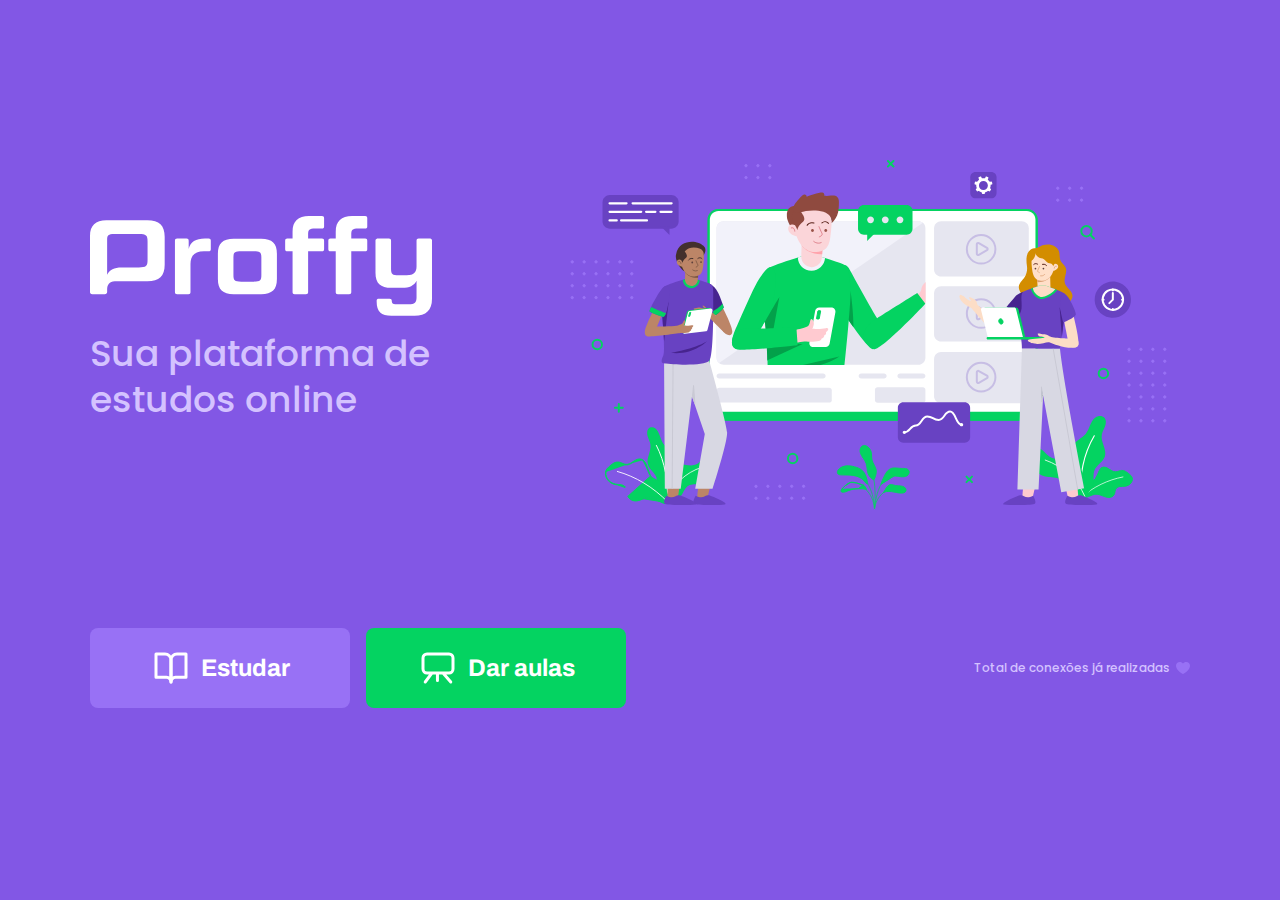
<file: index.html>
<!DOCTYPE html>
<html lang="en">
<head>
    <meta charset="UTF-8">
    <meta name="viewport" content="width=device-width, initial-scale=1.0">
    <title>Proffy | Sua plataforma de estudos</title>
    <link rel="shortcut icon" href="/img/favicon.png" type="image/png">

    <link rel="stylesheet" href="css/main.css"> 
    <link rel="stylesheet" href="css/partials/page-landing.css"> 
    <link href="https://fonts.googleapis.com/css2?family=Archivo:wght@400;700&amp;family=Poppins:wght@400;600&amp;display=swap" rel="stylesheet">

</head>
<body id="page-landing">
    <div id="container">
        <div class="logo-container">
            <img src="img/logo.svg" alt="Proffy">
            <h2> Sua plataforma de estudos online </h2>
        </div>
    
        <img class="hero-image" src="img/landing.svg" alt="logo">

        <div class="buttons-container">
            <a class="study" href="study.html">
                <img src="img/icons/study.svg" alt="estudar">
                Estudar
            </a>
            <a class="give-classes" href="give-classes.html">
                <img src="img/icons/give-classes.svg" alt="dar aulas">
                Dar aulas
            </a>
        </div>
        
        <p class="total-connections">
            Total de conexões já realizadas &nbsp
            <img src="img/icons/purple-heart.svg" alt="coração roxo">
        </p>
    </div>
</body>
</html>
</file>
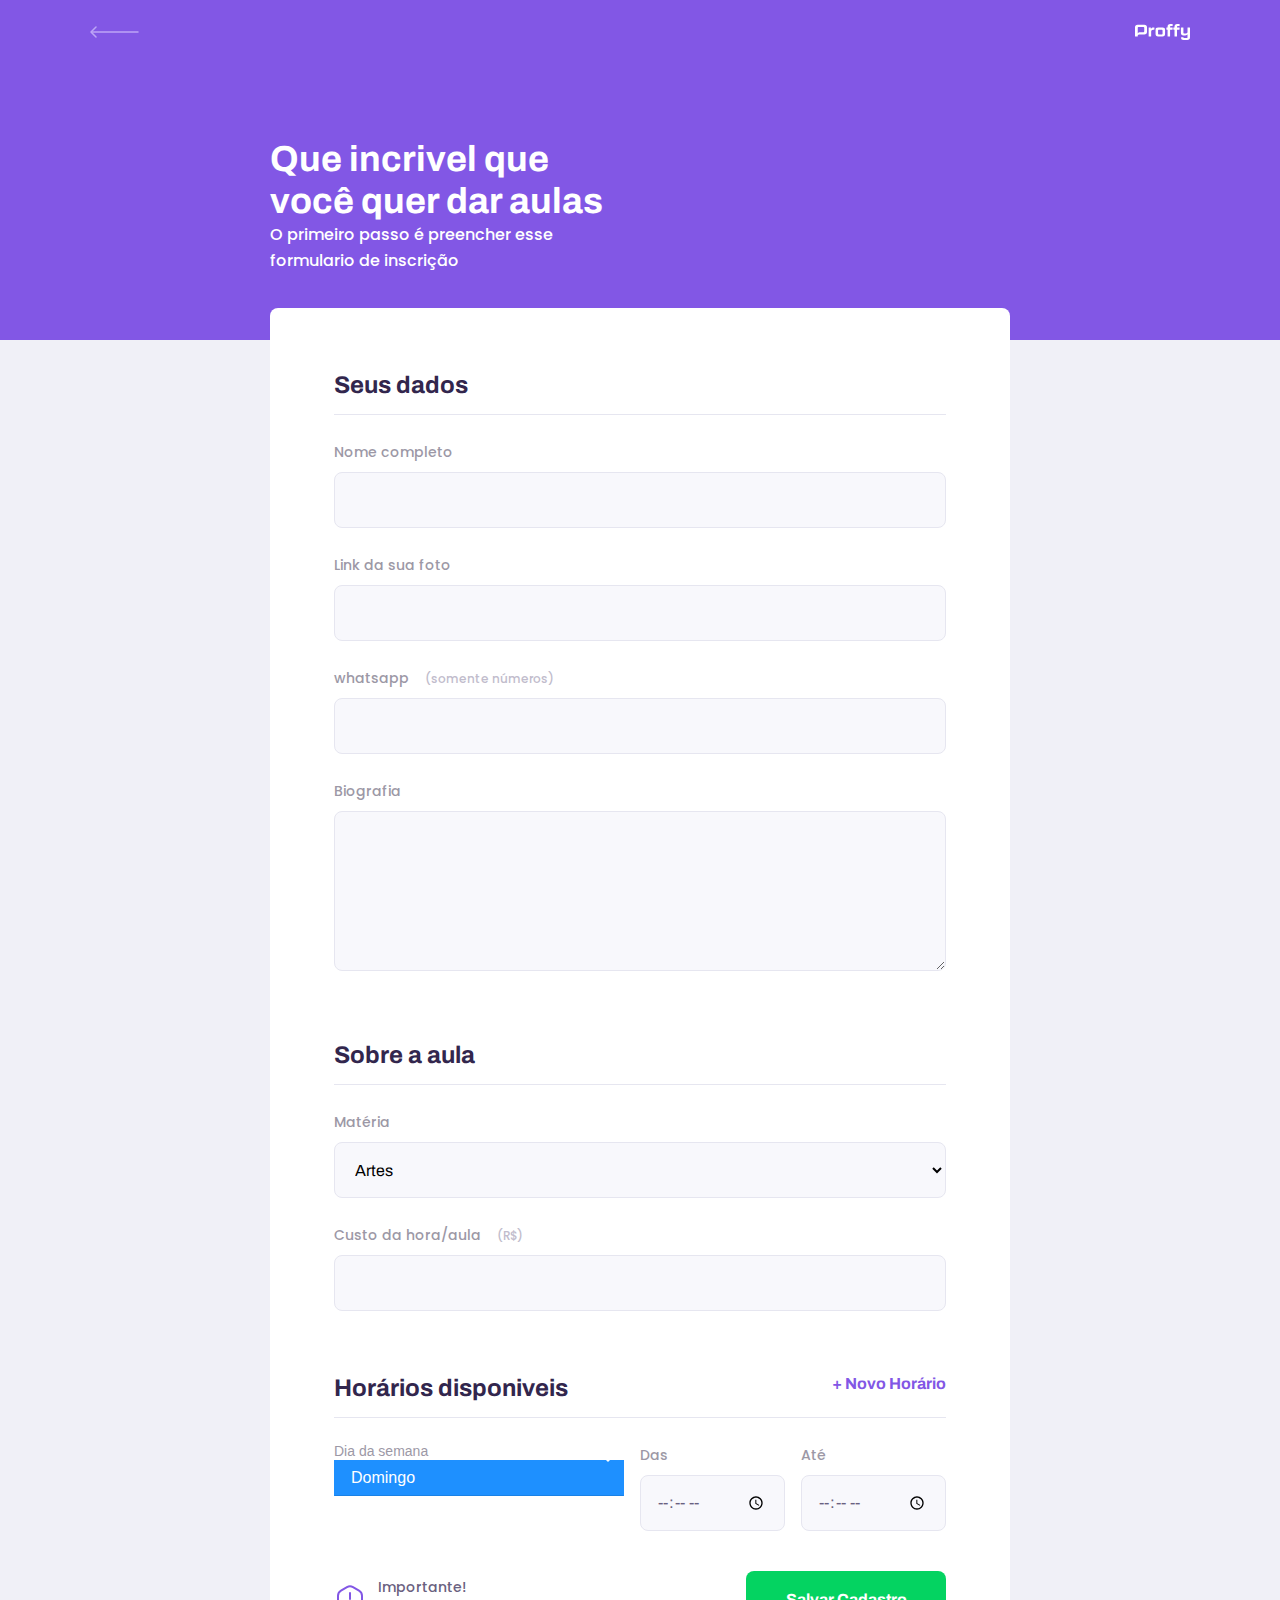
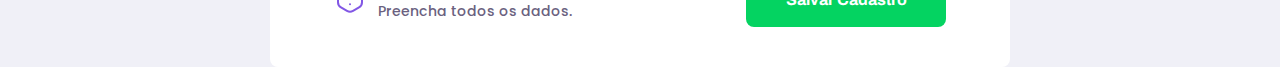
<file: give-classes.html>
<!DOCTYPE html>
<html lang="en">
<head>
    <meta charset="UTF-8">
    <meta name="viewport" content="width=device-width, initial-scale=1.0">
    <title>Proffy | Sua plataforma de estudos</title>
    <link rel="stylesheet" href="css/main.css"> 
    <link rel="stylesheet" href="css/partials/header.css"> 
    <link rel="stylesheet" href="css/partials/forms.css"> 
    <link rel="stylesheet" href="css/partials/option-style.css"> 
    <link rel="stylesheet" href="css/partials/page-give-classes.css"> 

    <link href="https://fonts.googleapis.com/css2?family=Archivo:wght@400;700&amp;family=Poppins:wght@400;600&amp;display=swap" rel="stylesheet">

</head>
<body id="page-give-classes">
    <div id="container">
        <header class="page-header">
            <div class="top-bar-container">
                <a href="/">
                <img src="/img/icons/back.svg" alt="">
                </a>
                <img src="/img/logo.svg" alt="">
            </div>
            <div class="header-content">
                <strong>Que incrivel que você quer dar aulas </strong>
                <p> O primeiro passo é preencher esse formulario de inscrição</p>
            </div>
        </header>
        <main>
            <form action="" id="create-class">
                <fieldset>
                    <legend>Seus dados</legend>
                    <div class="input-block">
                        <label for="name">Nome completo</label>
                        <input name="name" id="name" required>
                    </div>

                    <div class="input-block">
                        <label for="avatar">Link da sua foto</label>
                        <input name="avatar" id="avatar"  type="url" required>
                    </div>

                    <div class="input-block">
                        <label for="whatsapp">whatsapp <small> (somente números)</small> </label>
                        <input name="whatsapp" id="whatsapp" type="number" required>
                    </div>

                    <div class="textarea-block">
                        <label for="bio">Biografia  </label>
                        <textarea name="bio" id="bio" required></textarea>
                    </div>
                </fieldset>

                <fieldset>
                    <legend>Sobre a aula</legend>
                    
                        <div class="select-block">
                            <label for="subject"> Matéria </label>
                            <select name="subject" id="subject">
                                <option value="" disabled="" hidden=""> Selecione uma opção</option>
                                <option value="1"> Artes </option>
                                <option value="2"> Biologia </option>
                                <option value="3"> Ciências </option>
                                <option value="4"> Educação Física </option>
                                <option value="5"> Física </option>
                                <option value="6"> Geografia </option>
                                <option value="7"> História </option>
                                <option value="8"> Matemática </option>
                                <option value="9"> Português </option>
                                <option value="10"> Química </option>
                            </select>
                        </div>

                        <div class="input-block">
                            <label for="cost"> Custo da hora/aula 
                                <small>(R$)</small>
                            </label>
                            <input type="cost" id="cost" type="number" required >
                        </div>
                    
                </fieldset>

                <fieldset id="schedule-items">
                    <legend>Horários disponiveis 
                        <button id="add-time"> + Novo Horário</button>
                    </legend>

                    <div class="schedule-item">
                        <div class="select-block custom-select">
                            <label for="weekday">Dia da semana</label>
                            <select name="weekday[]" required>
                                <option value="0">Domingo</option>
                                <option value="1">Segunda-feira</option>
                                <option value="2">Terça-feira</option>
                                <option value="3">Quarta-feira</option>
                                <option value="4">Quinta-feira</option>
                                <option value="5">Sexta-feira</option>
                                <option value="6">Sábado</option>
                            </select>
                        </div>
                        <div class="input-block">
                            <label for="time_from">Das</label>
                            <input type="time" name="time_from[]">
                        </div>
                        <div class="input-block">
                            <label for="time_to">Até</label>
                            <input type="time" name="time_from[]">
                        </div>
                    </div>
                </fieldset>
            </form>
            <footer>
                <p>
                    <img src="/img/icons/warning.svg" alt="">
                    Importante! <br> Preencha todos os dados.
                </p>
                <button type="submit" form="create-class">Salvar Cadastro</button>
            </footer>
        </main>
    </div>
    <script src="scripts/addFields.js"></script>
    <script src="scripts/option-style.js"></script>
</body>
</html>
</file>
<file: css/main.css>
:root {
    --color-background: #F0F0F7;
    --color-primary-lighter: #9871F5;
    --color-primary-light: #916BEA;
    --color-primary: #8257E5;
    --color-primary-dark: #774DD6;
    --color-primary-darker: #6842c2;
    --color-secondary: #04D361;
    --color-secondary-dark: #04BF58;
    --color-title-in-primary: #FFFFFF;
    --color-text-in-primary: #D4C2FF;
    --color-text-title: #32264D;
    --color-text-complement: #9C98A6;
    --color-text-base: #6A6180;
    --color-line-in-white: #E6E6F0;
    --color-input-background: #F8F8FC;
    --color-button-text: #FFFFFF;
    --color-box-base: #FFFFFF;
    --color-box-footer: #FAFAFC;
    --color-small-info: #C1BCCC;
    font-size: 60%; /* controle das medidas rem 9.6PX */
}

*{
    margin: 0;
    padding: 0;
    box-sizing: border-box;
}

html, body{
    height: 100vh;
}

body{
    background: var(--color-background);
    display: flex;
    align-items: center;   
    justify-content: center;
}

body,
input,
button,
textarea {
    font: 500 1.6rem Poppins;
    color: var(--color-text-base)
}

#container{
    width: 90vw;
    max-width: 700px;
    /* border: 1px solid red; */
}

@media(min-width: 700px){
    :root{
        font-size: 62.5%; /* todo 1rem vai ser relatico a 10px ja que e 62porcento de 100porcento 100porcento e 16px e 62porcento 10px*/
    }
}
</file>
<file: css/partials/page-landing.css>
#page-landing{
    background: var(--color-primary);
}

#page-landing #container{
    color: var(--color-text-in-primary)
}

.logo-container img{
    height: 10rem;
}

.logo-container{
    text-align: center;
    margin-bottom: 3.2rem;
}
.logo-container h2{
    font-weight: 500;
    font-size: 3.6rem;
    line-height: 4.6rem;
    margin-top: 0.8rem;
}
.hero-image{
    width: 100%;
}

.buttons-container{
    display: flex;
    justify-content: center;
    margin: 3.2rem;
}

.buttons-container a{
    width: 26rem;
    height: 8rem;
    border-radius: 0.8rem;
    margin-right: 1.6rem;
    font: 700 2.4rem Archivo;
    display: flex;
    align-items: center;
    justify-content: center;
    text-decoration: none;
    color: var(--color-button-text);
    transition: background 1s;
}
.buttons-container a img{
    width: 4rem;
    margin-right: 1rem;
}
.buttons-container a.study{
    background: var(--color-primary-lighter);
}
.buttons-container a.study:hover{
    background: var(--color-primary-light);
}

.buttons-container a.give-classes{
    background: var(--color-secondary);
}

.total-connections{
    font-size: 1.2rem;
    display: flex;
    align-items: center;
    justify-content: center;
}
@media (max-width: 699px) {
    :root{
        font-size: 40%; /*modificar as medidas rem*/
    }
}
@media (min-width: 1100px) {
    #page-landing #container{
        max-width: 1100px;
        display: grid;
        grid-template-columns: 2fr 1fr 2fr;
        grid-template-rows: 350px 1fr;
        grid-template-areas:
        "proffy image image"
        "button button texting";
        column-gap: 87px;
        row-gap: 86px;
    }
    .logo-container{
        grid-area: proffy;
        text-align: initial;
        align-self: center;
    }
    .hero-image{
        grid-area: image;
        height: 350px;
    }
    .buttons-container{
        grid-area: button;
        justify-content: flex-start;
        margin-left: 0;
    }
    .total-connections{
        grid-area: texting;
        justify-self: end;
    }
}
</file>
<file: css/partials/header.css>
.page-header{
    background: var(--color-primary);
    display: flex;
    flex-direction: column;
}

.page-header .top-bar-container{
    width: 90%;
    margin: 0 auto;
    display: flex;
    align-items: center;
    justify-content: space-between;
    padding: 1.6rem 0;
}

.page-header .top-bar-container a{
    height: 3.2rem;
    transition: opacity 0.2s;
}
.page-header .top-bar-container a:hover{
    opacity: 0.6;
}
.page-header .top-bar-container > img{
    height: 1.6rem;
}

.page-header .header-content {
    width: 90%;
    margin: 3.2rem auto;
    position: relative;
}

.page-header .header-content strong{
    font: 700 3.6rem Archivo;
    line-height: 4.2rem;
    color: var(--color-title-in-primary);
}

.page-header .header-content p{
    max-width: 30rem;
    font-size: 1.6rem;
    line-height: 2.6rem;
    color: var(--color-title-in-primary);
}

@media(min-width: 700px){
    #page-study #container{
        max-width: 100vw;
    }
    .page-header{
        height: 340px;
    }

    .page-header .top-bar-container{ 
        max-width: 1100px;
    }
    .page-header .header-content{
        max-width: 740px;

        margin: 0 auto;
        flex: 1 1;
        padding-bottom: 48px;
        display: flex;
        flex-direction: column;
        justify-content: center;
        bottom: -28px;
    }
    .page-header .header-content strong{
        max-width: 350px;
    }

}
</file>
<file: css/partials/forms.css>
.select-block label,
.input-block label,
.textarea-block label {
    font-size: 1.4rem;
    color: var(--color-text-complement);
}

.input-block input,
.select-block select,
.textarea-block textarea {
    width: 100%;
    height: 5.6rem;
    margin-top: 0.8rem;
    /* margin-bottom: 2rem; */
    border-radius: 0.8rem;
    background: var(--color-input-background);
    border: 1px solid var(--color-line-in-white);
    outline: 0;
    padding: 0 1.6rem;
    font: 1.6rem Archivo;
}

.textarea-block textarea {
    padding: 1.2rem 1.6rem;
    height: 16rem;
    resize: vertical;
}

.input-block,
.textarea-block     {
    position: relative;
}

.input-block:focus-within::after,
.textarea-block:focus-within::after {
    content: "";

    width: calc(100% );
    height: 2px;
    background: var(--color-primary-light);
    position: absolute;
    left: 0;
    bottom: 0;
}

label small {
    font-size: 1.2rem;
    padding-left: 1.2rem;
    color: var(--color-small-info)
}
</file>
<file: css/partials/option-style.css>
/* The container must be positioned relative: */
.custom-select {
    position: relative;
    font-family: Arial;
  }
  
  .custom-select select {
    display: none; /*hide original SELECT element: */
  }
  
  .select-selected {
    background-color: DodgerBlue;
  }
  
  /* Style the arrow inside the select element: */
  .select-selected:after {
    position: absolute;
    content: "";
    top: 14px;
    right: 10px;
    width: 0;
    height: 0;
    border: 6px solid transparent;
    border-color: #fff transparent transparent transparent;
  }
  
  /* Point the arrow upwards when the select box is open (active): */
  .select-selected.select-arrow-active:after {
    border-color: transparent transparent #fff transparent;
    top: 7px;
  }
  
  /* style the items (options), including the selected item: */
  .select-items div,.select-selected {
    color: #ffffff;
    padding: 8px 16px;
    border: 1px solid transparent;
    border-color: transparent transparent rgba(0, 0, 0, 0.1) transparent;
    cursor: pointer;
  }
  
  /* Style items (options): */
  .select-items {
    position: absolute;
    background-color: DodgerBlue;
    top: 100%;
    left: 0;
    right: 0;
    z-index: 99;
  }
  
  /* Hide the items when the select box is closed: */
  .select-hide {
    display: none;
  }
  
  .select-items div:hover, .same-as-selected {
    background-color: rgba(0, 0, 0, 0.1);
  }
</file>
<file: css/partials/page-give-classes.css>
#page-give-classes #container {
    width: 100vw;
    height: 100vh;
}

#page-give-classes .page-header .header-content {
    margin-bottom: 6.4rem;
}

#page-give-classes main {
    background: var(--color-box-base);
    width: 100%;
    max-width: 74rem;
    border-radius: .8rem;
    margin: -3.2rem auto 3.2rem;
    padding-top: 6.4rem;
}

#page-give-classes fieldset {
    border: none;
    padding: 0 2.4rem;
}

#page-give-classes fieldset legend{
    font: 700 2.4rem Archivo;
    color: var(--color-text-title);
    margin-bottom: 2.4rem;

    display: flex;
    align-items: flex-start;
    justify-content: space-between;

    width: 100%;

    padding-bottom: 1.6rem;
    border-bottom: 1px solid var(--color-line-in-white);
}

#page-give-classes fieldset legend button {
    background: none;
    border: 0;
    color: var(--color-primary);
    font: 700 1.6rem Archivo;
    cursor: pointer;
    transition: 0.2s;
}

#page-give-classes fieldset legend button:hover{
   color: red;
   transform: translateY(-5px);
}

#page-give-classes fieldset + fieldset{
    margin-top: 6.4rem;
}

#page-give-classes .input-block+.input-block,
#page-give-classes .input-block+.textarea-block,
#page-give-classes .select-block+.input-block{
   margin-top: 2.4rem;

}

#page-give-classes main footer{
    padding: 4rem 2.4rem;
    /* background: ; */
}

#page-give-classes main footer p{
    display: flex;
    align-items: center;
    justify-content: center;
    font-size: 1.4rem;
    line-height: 2.4rem;   
}

#page-give-classes main footer button {
    width: 100%;
    height: 5.6rem;
    background-color: var(--color-secondary);
    color: var(--color-button-text);
    border: 0;
    border-radius: .8rem;
    cursor: pointer;

    font: 700 1.6rem Archivo;

    display: flex;
    align-items: center;
    justify-content: center;
    text-decoration: none;

    transition: 0.2s;
    margin-top: 3.2rem;
}
#page-give-classes main footer p img{
    margin-right: 1.2rem;
}
.schedule-item + .schedule-item{
    margin-top: 3.2rem;
    padding-top: 3.2rem;
    border-bottom: 1px solid var(--color-line-in-white);
} 

@media  (min-width: 700px){
    #page-give-classes #container{
        max-width: 100vw;
    }
    
    #page-give-classes .page-header .header-content {
        margin-bottom: 0;
    }

    #page-give-classes main fieldset {
        padding: 0 64px
    }

    .schedule-item{
        display: grid;
        grid-template-columns: 2fr 1fr 1fr;
        column-gap: 1.6rem;
    }

    .schedule-item .input-block{
        margin-top: 0 !important;
    }

    #page-give-classes main footer{
        padding: 40px 64px;

        display: flex;

        align-items: center;
        justify-content: space-between;
    }

    #page-give-classes main footer button{
        margin-top: 0;
        width: 200px;
    }


}
</file>
